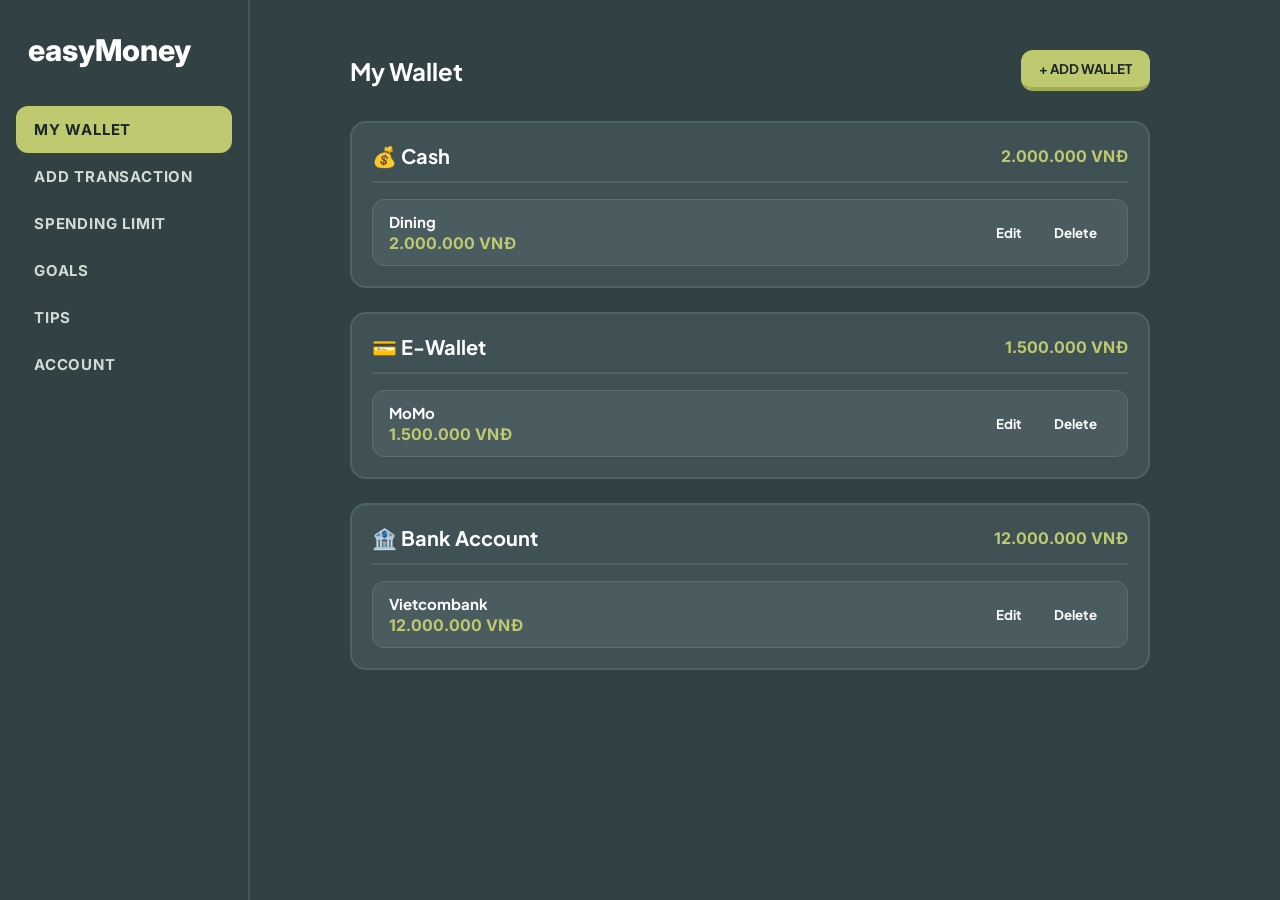
<file: index.html>
<!DOCTYPE html>
<html lang="vi">
<head>
  <meta charset="UTF-8"/>
  <meta name="viewport" content="width=device-width, initial-scale=1.0"/>
  <title>easyMoney - My Wallet</title>
  <link rel="stylesheet" href="style.css"/>
</head>
<body>
  <section id="navbar">
      <div class="logo">easyMoney</div>
      <ul>
        <li><a class="active" href="index.html">My Wallet</a></li>
        <li><a href="add.html">Add Transaction</a></li>
        <li><a href="limit.html">Spending Limit</a></li>
        <li><a href="goals.html">Goals</a></li>
        <li><a href="tips.html">Tips</a></li>
        <li><a href="account.html">Account</a></li>
      </ul>
  </section>

  <main class="main-content">
    <section id="my-wallet">
      <div class="section-header">
          <h1>My Wallet</h1>
          <button id="open-add-modal-btn" class="btn-primary">+ Add wallet</button>
      </div>
      <div id="wallet-groups-container"></div>
    </section>

    <div id="add-wallet-modal" class="modal">
      <div class="modal-content">
        <h2>Add Wallet</h2>
        <form id="add-wallet-form">
          <div class="form-group">
            <label>Type</label>
            <select id="wallet-type" required>
                <option value="💰 Cash">Cash</option>
                <option value="💳 E-Wallet">E-Wallet</option>
                <option value="🏦 Bank Account">Bank Account</option>
            </select>
            <label>Name</label>
            <input type="text" id="wallet-name" placeholder="Example: MoMo, Vietcombank..." required />
            <label>Enter the money</label>
            <input type="number" id="wallet-amount" placeholder="0" min="0" required />
            <label>Currency</label>
            <select id="wallet-currency" required>
                <option value="VNĐ">VNĐ</option>
                <option value="USD">USD</option>
            </select>
          </div>
          <div class="modal-actions">
            <button type="button" id="close-add-modal-btn" class="btn-secondary">Cancel</button>
            <button type="submit" class="btn-primary">Add</button>
          </div>
        </form>
      </div>
    </div>

    <div id="edit-wallet-modal" class="modal">
      <div class="modal-content">
        <h2>Edit Wallet</h2>
        <form id="edit-wallet-form">
          <div class="form-group">
            <label>Enter the money</label>
            <input type="number" id="edit-wallet-amount" min="0" required />
          </div>
          <div class="modal-actions">
            <button type="button" id="close-edit-modal-btn" class="btn-secondary">Cancel</button>
            <button type="submit" class="btn-primary">Save changes</button>
          </div>
        </form>
      </div>
    </div>

    <div id="delete-confirm-modal" class="modal">
      <div class="modal-content">
        <h2>Are you sure to delete this wallet?</h2>
        <div class="modal-actions" style="margin-top: 20px;">
          <button id="cancel-delete-btn" class="btn-secondary">No</button>
          <button id="confirm-delete-btn" class="btn-danger">Yes</button>
        </div>
      </div>
    </div>
  </main>
  
  <script src="script.js"></script>
</body>
</html>
</file>
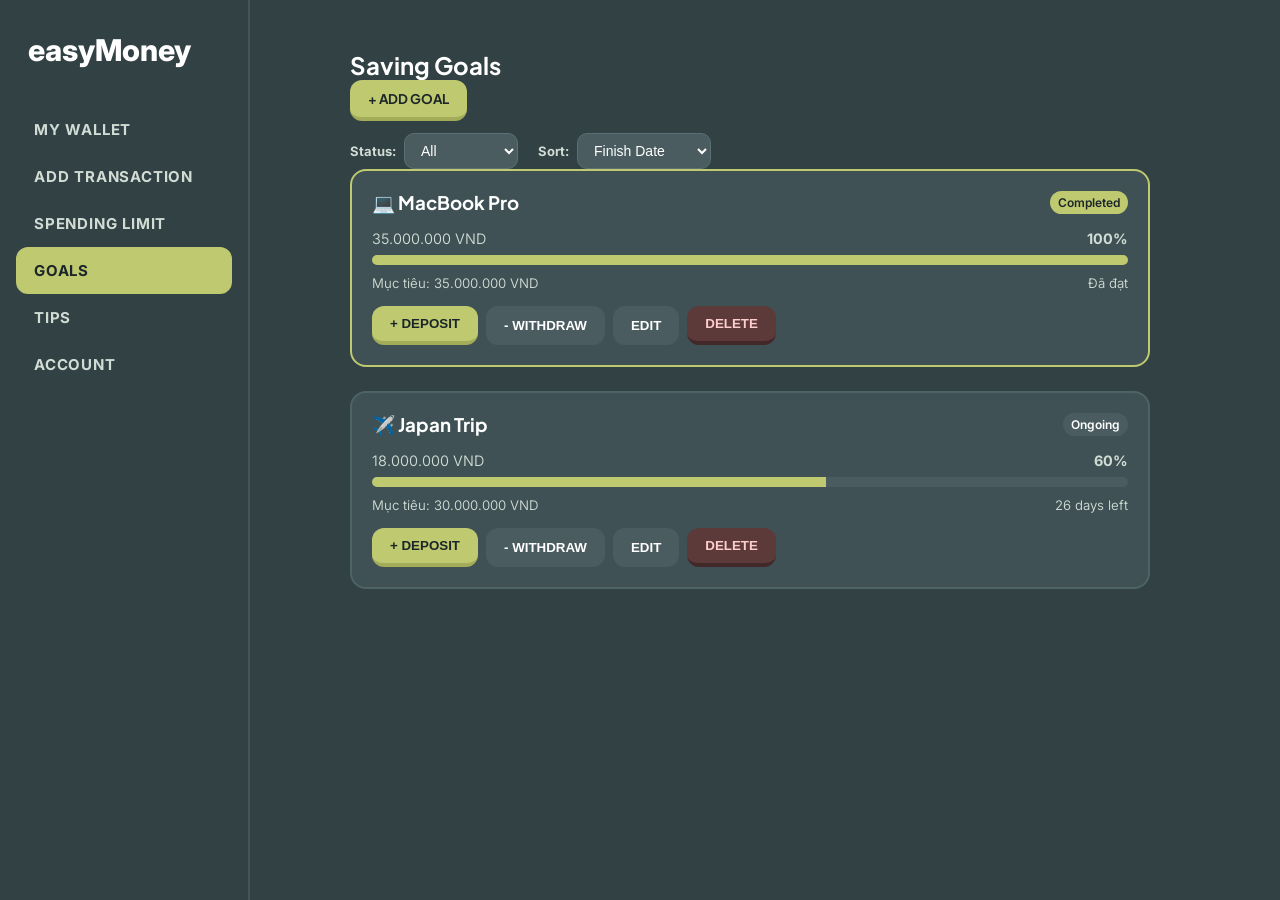
<file: goals.html>
<!DOCTYPE html>
<html lang="vi">
<head>
  <meta charset="UTF-8"/>
  <meta name="viewport" content="width=device-width, initial-scale=1.0"/>
  <title>easyMoney - Goals</title>
  <link rel="stylesheet" href="style.css"/>
</head>
<body>
  <section id="navbar">
      <div class="logo">easyMoney</div>
      <ul>
        <li><a href="index.html">My Wallet</a></li>
        <li><a href="add.html">Add Transaction</a></li>
        <li><a href="limit.html">Spending Limit</a></li>
        <li><a class="active" href="goals.html">Goals</a></li>
        <li><a href="tips.html">Tips</a></li>
        <li><a href="account.html">Account</a></li>
      </ul>
  </section>

  <main class="main-content">
    <section id="add">
        <div id="section-header">
            <h1>Saving Goals</h1>
            <button id="open-add-modal-btn" class="btn-primary">+ Add Goal</button>
        </div>
    </section>

    <section id="filter">
        <div class="filter-controls">
            <div class="filter-group">
                <label for="filter-status">Status:</label>
                <select id="filter-status">
                    <option value="all">All</option>
                    <option value="in_progress">Ongoing</option>
                    <option value="completed">Completed</option>
                </select>
            </div>
            <div class="filter-group">
                <label for="sort-by">Sort:</label>
                <select id="sort-by">
                    <option value="deadline">Finish Date</option>
                    <option value="progress">Completion %</option>
                    <option value="target">Money</option>
                </select>
            </div>
        </div>
    </section>

    <div id="goal-groups-container" class="goals-grid"></div>

    <div id="add-goal-modal" class="modal">
  <div class="modal-content">
    <h2 id="modal-title">Add Goal</h2>
    <form id="add-goal-form">
      <input type="hidden" id="goal-id" />
      <div class="form-group">
        <label for="goal-name">Name</label>
        <input type="text" id="goal-name" placeholder="Example: ✈️ Travel" required/>

        <label for="goal-amount">Target amount</label>
        <input type="number" id="goal-amount" placeholder="0" min="1" required/>

        <label for="wallet-currency">Currency</label>
        <select id="wallet-currency" required>
            <option value="VND">VND</option>
        </select>

        <label for="finish-date">Finish Date</label>
        <input type="date" id="finish-date" required/>

        <label>Saving frequency</label>
        <div class="input-inline-group">
          <select id="period-type" required>
              <option value="day">Daily</option>
              <option value="week">Weekly</option>
              <option value="month">Monthly</option>
          </select>
          <input type="number" id="period-saving" placeholder="Amount" min="0" required/>
        </div>
      </div>
      <div class="modal-actions">
        <button type="button" id="close-add-modal-btn" class="btn-secondary">Cancel</button>
        <button type="submit" class="btn-primary">Add</button>
      </div>
    </form>
  </div>
</div>

    <div id="transaction-modal" class="modal">
      <div class="modal-content modal-small">
        <h2 id="trans-modal-title">Add money to goal</h2>
        <form id="transaction-form">
          <input type="hidden" id="trans-goal-id" />
          <input type="hidden" id="trans-type" value="deposit" />
          <div class="form-group">
            <label for="trans-amount">Enter the money</label>
            <input type="number" id="trans-amount" placeholder="0" min="1" required />
          </div>
          <div class="modal-actions">
            <button type="button" id="close-trans-modal-btn" class="btn-secondary">Cancel</button>
            <button type="submit" class="btn-primary" id="trans-submit-btn">Enter</button>
          </div>
        </form>
      </div>
    </div>

  </main>
  <script src="goals.js"></script>
</body>
</html
</file>
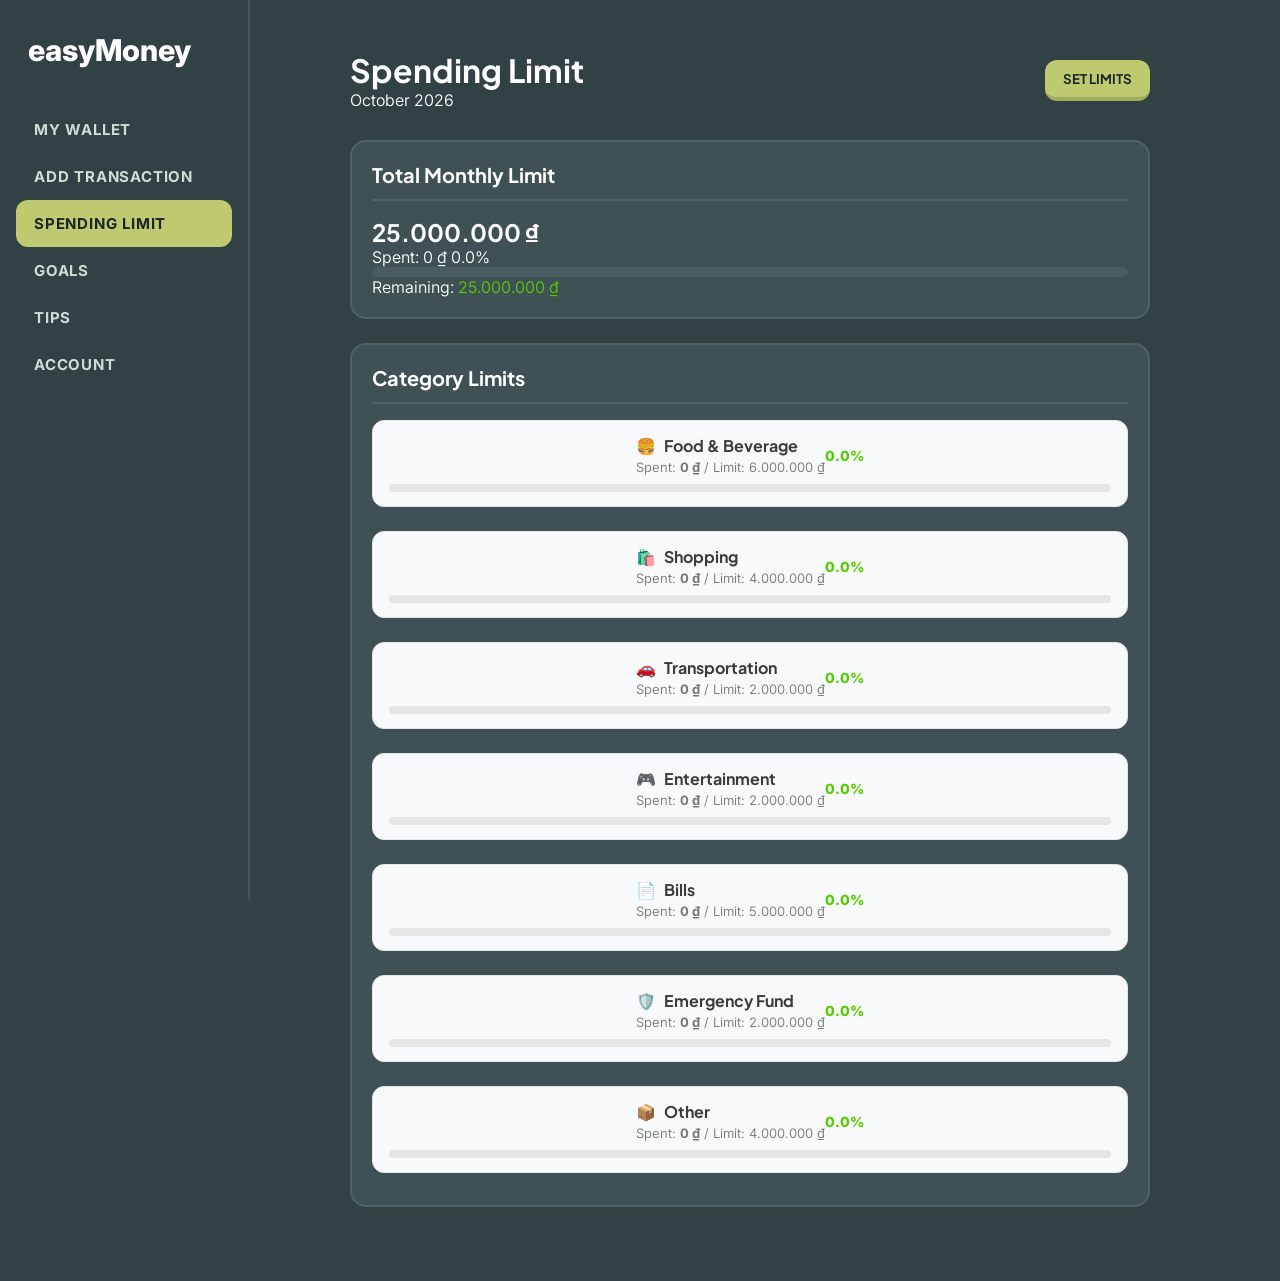
<file: limit.html>
<!DOCTYPE html>
<html lang="vi">
<head>
  <meta charset="UTF-8"/>
  <meta name="viewport" content="width=device-width, initial-scale=1.0"/>
  <title>easyMoney - Spending Limit</title>
  <link rel="stylesheet" href="style.css"/>
</head>
<body>
  <section id="navbar">
      <div class="logo">easyMoney</div>
      <ul>
        <li><a href="index.html">My Wallet</a></li>
        <li><a href="add.html">Add Transaction</a></li>
        <li><a class="active" href="limit.html">Spending Limit</a></li>
        <li><a href="goals.html">Goals</a></li>
        <li><a href="tips.html">Tips</a></li>
        <li><a href="account.html">Account</a></li>
      </ul>
  </section>

  <main class="main-content">
   <header class="section-header">
            <div>
                <h1>Spending Limit</h1>
                <p class="h3">October 2026</p>
            </div>
            <button id="openModalBtn" class="btn-primary">Set Limits</button>
        </header>

        <section class="group-card">
            <div class="group-header">
                <h3 class="group-title">Total Monthly Limit</h3>
            </div>
            
            <h2 id="displayTotalLimit">0 ₫</h2>

            <div>
                <span>Spent: <span id="displayTotalSpent">0 ₫</span></span>
                <span id="displayTotalPercent">0%</span>
            </div>

            <div class="progress-container">
                <div id="totalProgressBar" class="progress-bar"></div>
            </div>

            <div>
                Remaining: <span id="displayTotalRemaining">0 ₫</span>
            </div>
        </section>

        <section class="group-card">
            <div class="group-header">
                <h3 class="group-title">Category Limits</h3>
            </div>
            
            <div id="categoryContainer" class="sub-wallet-list"></div>
        </section>

    </main>

    <div id="limitModal" class="modal">
        <div class="modal-content">
            <div class="group-header">
                <h3>Set Monthly Limits</h3>
                <button id="closeModalBtn" class="btn-icon">&times;</button>
            </div>

            <form id="limitForm">
                <div class="form-group">
                    <label for="inputTotalLimit">TOTAL LIMIT (VND)</label>
                    <input type="number" id="inputTotalLimit" required>
                </div>

                <div class="form-group">
                    <label style="margin-bottom: 8px;">CATEGORY LIMITS</label>
                    <div id="modalCategoryInputs"></div>
                </div>

                <div class="modal-actions">
                    <button type="button" id="cancelModalBtn" class="btn-secondary">Cancel</button>
                    <button type="submit" class="btn-primary">Save Changes</button>
                </div>
            </form>
        </div>
    </div>
  </main>
  <script src="limit.js"></script>
</body>
</html>
</file>
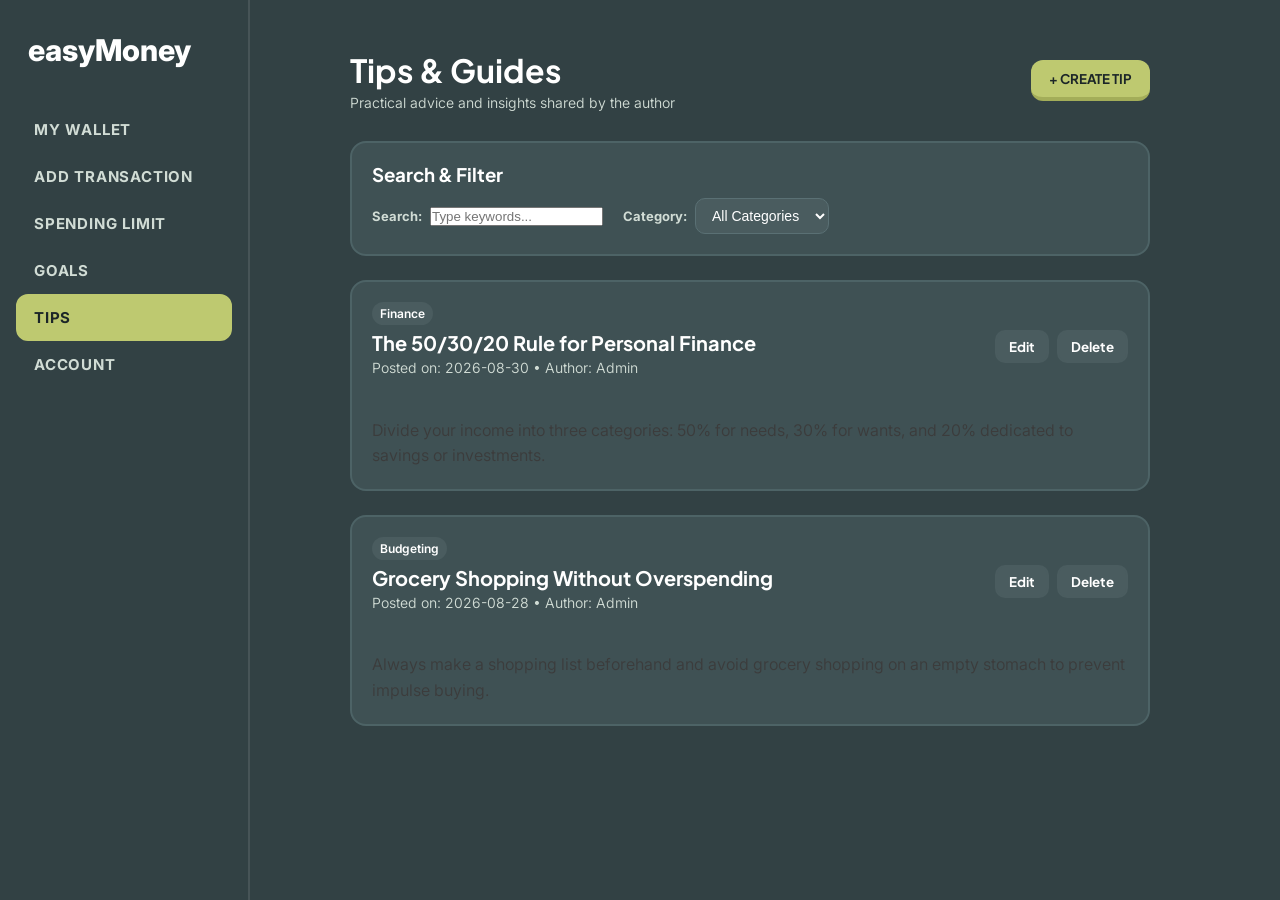
<file: tips.html>
<!DOCTYPE html>
<html lang="vi">
<head>
  <meta charset="UTF-8" />
  <meta name="viewport" content="width=device-width, initial-scale=1.0" />
  <title>easyMoney - Tips & Guide</title>
  <link rel="stylesheet" href="style.css"/>
</head>
<body>

  <section id="navbar">
    <div class="logo">easyMoney</div>
    <ul>
      <li><a href="index.html">My Wallet</a></li>
      <li><a href="add.html">Add Transaction</a></li>
      <li><a href="limit.html">Spending Limit</a></li>
      <li><a href="goals.html">Goals</a></li>
      <li><a class="active" href="tips.html">Tips</a></li>
      <li><a href="account.html">Account</a></li>
    </ul>
  </section>

  <main class="main-content">
    <header class="section-header">
            <div>
                <h1>Tips & Guides</h1>
                <p class="subtitle">Practical advice and insights shared by the author</p>
            </div>
            <!-- Admin button to add new tips -->
            <button class="btn-primary" id="btnCreateTip">+ Create Tip</button>
        </header>

        <!-- Filter & Search Controls -->
        <section class="filter-card">
            <h3>Search & Filter</h3>
            <div class="filter-controls">
                <div class="filter-group">
                    <label for="searchInput">Search:</label>
                    <input type="text" id="searchInput" placeholder="Type keywords...">
                </div>
                <div class="filter-group">
                    <label for="categorySelect">Category:</label>
                    <select id="categorySelect">
                        <option value="all">All Categories</option>
                        <option value="Finance">Finance</option>
                        <option value="Budgeting">Budgeting</option>
                        <option value="Investing">Investing</option>
                        <option value="Lifestyle">Lifestyle</option>
                    </select>
                </div>
            </div>
        </section>

        <!-- Dynamic Tip Posts List -->
        <section id="tipsContainer">
            <!-- Tip posts will be rendered here dynamically -->
        </section>

    </main>

    <!-- 3. MODAL (Create & Edit Tip) -->
    <div class="modal" id="tipModal">
        <div class="modal-content">
            <h3 id="modalTitle" style="margin-bottom: 12px;">Create New Tip</h3>
            
            <form id="tipForm">
                <input type="hidden" id="tipId">
                
                <div class="form-group">
                    <label for="tipTitle">Title</label>
                    <input type="text" id="tipTitle" required placeholder="e.g., How to save 20% of your income...">
                </div>

                <div class="form-group">
                    <label for="tipCategory">Category</label>
                    <select id="tipCategory" required>
                        <option value="Finance">Finance</option>
                        <option value="Budgeting">Budgeting</option>
                        <option value="Investing">Investing</option>
                        <option value="Lifestyle">Lifestyle</option>
                    </select>
                </div>

                <div class="form-group">
                    <label for="tipContent">Content</label>
                    <textarea id="tipContent" rows="6" required placeholder="Write your tip details here..." style="padding: 10px 14px; border: 2px solid #e5e5e5; border-radius: 10px; font-family: inherit; outline: none;"></textarea>
                </div>

                <div class="modal-actions">
                    <button type="button" class="btn-secondary" id="btnCancel">Cancel</button>
                    <button type="submit" class="btn-primary">Save Post</button>
                </div>
            </form>
        </div>
    </div>

    <script src="tips.js"></script>
    </body>
    </html>
</file>
<file: style.css>
@import url('https://fonts.googleapis.com/css2?family=Inter:wght@400;500;600;700&family=Plus+Jakarta+Sans:wght@600;700;800&display=swap');

/* --- 1. RESET & BASE --- */
* {
  margin: 0;
  padding: 0;
  box-sizing: border-box;
}

body {
  background-color: #324144;
  color: #ffffff;
  font-family: 'Inter', sans-serif;
  font-weight: 350;
}

h1, h2, h3, h4, h5, h6,
.btn-primary, .btn-secondary, .btn-danger, .btn-icon, 
.btn-primary-income, .tab-btn, .summary-card p,
.group-title, .goal-title {
  font-family: 'Plus Jakarta Sans', sans-serif;
  color: #ffffff;
}

/* --- 2. LAYOUT & NAVBAR --- */
#navbar {
  position: fixed;
  top: 0;
  left: 0;
  width: 250px;
  height: 100vh;
  border-right: 2px solid rgba(255, 255, 255, 0.1);
  background-color: #324144;
  padding: 24px 16px;
  display: flex;
  flex-direction: column;
  z-index: 9999;
  gap: 30px;
}

#navbar .logo {
  font-size: 30px;
  font-weight: 800;
  padding: 8px 12px;
  user-select: none;
}

#navbar li {
  list-style: none;
  display: flex;
  flex-direction: column;
  gap: 8px;
}

#navbar li a {
  display: flex;
  align-items: center;
  gap: 16px;
  padding: 12px 16px;
  text-decoration: none;
  font-size: 15px;
  font-weight: 700;
  color: #d1dcd5;
  border-radius: 12px;
  border: 2px solid transparent;
  transition: all 0.15s ease;
  text-transform: uppercase;
  letter-spacing: 0.8px;
}

#navbar li a:hover {
  background-color: rgba(255, 255, 255, 0.08);
  color: #ffffff;
}

#navbar li a.active {
  color: #1c2628;
  background-color: #BEC970;
  border-color: #BEC970;
}

.main-content {
  margin-left: 300px;
  padding: 50px; 
  max-width: 900px;
}

.section-header {
  display: flex;
  justify-content: space-between;
  align-items: center;
  margin-bottom: 30px;
}

.subtitle {
  color: #d1dcd5;
  font-size: 14px;
  margin-top: 4px;
}

/* --- 3. BUTTONS --- */
.btn-primary, .btn-secondary, .btn-danger, .btn-primary-income,
.btn-deposit, .btn-withdraw, .btn-edit, .btn-delete {
  border: none;
  padding: 10px 18px;
  font-weight: 700;
  border-radius: 12px;
  cursor: pointer;
  text-transform: uppercase;
}

.btn-primary, .btn-primary-income, .btn-deposit {
  background-color: #BEC970;
  color: #1c2628;
  border-bottom: 4px solid #a3ad59;
}

.btn-secondary, .btn-withdraw, .btn-edit {
  background-color: #4a5c5f;
  color: #ffffff;
}

.btn-danger, .btn-delete {
  background-color: #5c3a3a;
  color: #ffcccc;
  border-bottom: 4px solid #422828;
}

.btn-primary:active, .btn-primary-income:active, .btn-deposit:active {
  transform: translateY(2px);
  border-bottom-width: 2px;
}

.btn-icon {
  border: 2px solid #4a5c5f;
  background: #4a5c5f;
  padding: 6px 12px;
  border-radius: 10px;
  font-weight: 700;
  cursor: pointer;
  color: #ffffff;
}

.edit-btn:hover { background: #566c6f; color: #ffffff; }
.delete-btn:hover { background: #734545; color: #ffffff; border-color: #8c5353; }

/* --- 4. CARDS & WALLETS --- */
.group-card, .filter-card, .summary-card, .chart-container-card, .history-card, .goal-card {
  background: #3f5154;
  color: #ffffff;
  border: 2px solid #4d6366;
  border-radius: 16px;
  padding: 20px;
  margin-bottom: 24px;
}

.group-card h1, .group-card h2, .group-card h3, .group-card h4, .group-card h5, .group-card h6,
.filter-card h3, .summary-card h4, .history-card h3, .goal-title {
  color: #ffffff;
}

.group-header, .history-header {
  display: flex;
  justify-content: space-between;
  align-items: center;
  margin-bottom: 16px;
}

.group-header {
  border-bottom: 2px solid #4d6366;
  padding-bottom: 12px;
}

.group-title { font-size: 20px; }
.group-total, .sub-wallet-info .amount { font-size: 16px; font-weight: 700; color: #BEC970; }

.sub-wallet-list {
  display: flex;
  flex-direction: column;
  gap: 12px;
}

.sub-wallet-item {
  display: flex;
  justify-content: space-between;
  align-items: center;
  background: #4a5c5f;
  padding: 12px 16px;
  border-radius: 12px;
  border: 1px solid #5a7074;
  color: #ffffff;
}

.sub-wallet-info h4 { font-size: 15px; margin-bottom: 2px; color: #ffffff; }

/* --- 5. FORMS & MODALS --- */
.modal {
  display: none; 
  position: fixed;
  inset: 0;
  background-color: rgba(0, 0, 0, 0.6);
  z-index: 10000;
  justify-content: center;
  align-items: center;
}

.modal.open { display: flex; }

.modal-content {
  background: #3f5154;
  color: #ffffff;
  padding: 24px;
  border-radius: 16px;
  width: 100%;
  max-width: 420px;
  box-shadow: 0 10px 25px rgba(0,0,0,0.3);
  border: 2px solid #4d6366;
}

.modal-content h1, .modal-content h2, .modal-content h3, .modal-content h4 {
  color: #ffffff;
}

.modal-small { max-width: 350px; }

.form-group {
  margin-top: 16px;
  display: flex;
  flex-direction: column;
  gap: 6px;
}

.form-group label, .filter-group label {
  font-size: 13px;
  font-weight: 700;
  color: #d1dcd5;
}

.form-group input, .form-group select,
.filter-group select, .filter-group input[type="date"] {
  padding: 10px 14px;
  border: 2px solid #5a7074;
  border-radius: 10px;
  font-size: 15px;
  outline: none;
  background: #324144;
  color: #ffffff;
}

.form-group input:focus, .form-group select:focus {
  border-color: #BEC970;
}

.input-inline-group { display: flex; gap: 10px; }
.input-inline-group select { flex: 4; }
.input-inline-group input { flex: 6; }

.modal-actions {
  display: flex;
  justify-content: flex-end;
  gap: 10px;
  margin-top: 24px;
}

/* --- 6. FILTERS & DASHBOARD COMPONENTS --- */
.action-buttons { display: flex; gap: 30px; margin-bottom: 35px; }

.filter-controls {
  display: flex;
  align-items: center;
  flex-wrap: wrap;
  gap: 20px;
  margin-top: 12px;
}

.filter-group { display: flex; align-items: center; gap: 8px; }
.filter-group select, .filter-group input[type="date"] { padding: 8px 12px; font-size: 14px; color: #ffffff; background: #4a5c5f; border: 1px solid #5a7074; }

.btn-clear-date {
  background: #4a5c5f;
  border: 1px solid #5a7074;
  padding: 8px 12px;
  border-radius: 10px;
  font-size: 12px;
  font-weight: 700;
  color: #ffffff;
  cursor: pointer;
}

.summary-cards {
  display: grid;
  grid-template-columns: repeat(auto-fit, minmax(200px, 1fr));
  gap: 16px;
  margin-bottom: 24px;
}

.summary-card { padding: 16px; }
.summary-card h4 { font-size: 13px; color: #d1dcd5; margin-bottom: 6px; text-transform: uppercase; }
.summary-card p { font-size: 20px; font-weight: 800; }
.summary-card.card-income p { color: #BEC970; }
.summary-card.card-expense p { color: #ff9999; }
.summary-card.card-net p { color: #ffffff; }

.charts-row {
  display: grid;
  grid-template-columns: repeat(auto-fit, minmax(280px, 1fr));
  gap: 20px;
  margin-bottom: 24px;
}

.chart-container-card { text-align: center; }
.chart-wrapper { max-width: 280px; margin: 16px auto 0; }

/* --- 7. TABLES & TABS --- */
.history-header { flex-wrap: wrap; gap: 12px; }

.tab-buttons {
  display: flex;
  gap: 6px;
  background-color: #4a5c5f;
  padding: 4px;
  border-radius: 12px;
}

.tab-btn {
  border: none;
  background: transparent;
  padding: 8px 16px;
  border-radius: 8px;
  font-weight: 700;
  cursor: pointer;
  color: #d1dcd5;
  font-size: 13px;
  transition: all 0.15s ease;
}

.tab-btn.active {
  background-color: #BEC970;
  color: #1c2628;
  box-shadow: 0 2px 5px rgba(0,0,0,0.05);
}

.history-table { width: 100%; border-collapse: collapse; color: #ffffff; }
.history-table th, .history-table td { padding: 12px; text-align: left; }
.history-table th { font-size: 13px; font-weight: 700; color: #d1dcd5; border-bottom: 2px solid #4d6366; }
.history-table td { font-size: 14px; border-bottom: 1px solid #45575a; }
.history-table tr:last-child td { border-bottom: none; }

/* --- 8. GOALS & PROGRESS BARS --- */
.goal-card.completed { border-color: #BEC970; background-color: #3f5154; }
.goal-card-header { display: flex; justify-content: space-between; align-items: flex-start; }

.goal-status-badge {
  font-size: 0.75rem;
  padding: 4px 8px;
  border-radius: 12px;
  font-weight: 600;
}

.badge-in-progress { background: #4a5c5f; color: #ffffff; }
.badge-completed { background: #BEC970; color: #1c2628; }
.goal-card-body { margin: 15px 0; }

.goal-amounts {
  display: flex;
  justify-content: space-between;
  font-size: 0.9rem;
  color: #d1dcd5;
  margin-bottom: 8px;
}

.progress-container {
  background-color: #4a5c5f;
  border-radius: 10px;
  height: 10px;
  width: 100%;
  overflow: hidden;
}

.progress-bar {
  background-color: #BEC970;
  height: 100%;
  transition: width 0.3s ease;
}

.goal-meta {
  font-size: 0.825rem;
  color: #d1dcd5;
  margin-top: 10px;
  display: flex;
  justify-content: space-between;
}

.goal-actions { display: flex; gap: 8px; margin-top: 15px; }

/* --- 9. ACCOUNT & AUTHENTICATION STYLES (ADDED) --- */
.hidden { display: none !important; }
.btn-block { width: 100%; margin-top: 10px; }

.auth-container {
  max-width: 440px;
  margin: 20px auto;
  background: #3f5154;
  border: 2px solid #4d6366;
  border-radius: 16px;
  padding: 28px;
}

.auth-tabs {
  display: flex;
  gap: 8px;
  background-color: #324144;
  padding: 4px;
  border-radius: 12px;
  margin-bottom: 24px;
}

.auth-tab-btn {
  flex: 1;
  padding: 10px;
  border: none;
  background: transparent;
  color: #d1dcd5;
  font-weight: 700;
  font-size: 14px;
  border-radius: 8px;
  cursor: pointer;
  transition: all 0.2s;
}

.auth-tab-btn.active {
  background-color: #BEC970;
  color: #1c2628;
}

.auth-form-box h2 {
  font-size: 24px;
  margin-bottom: 6px;
}

.profile-grid {
  display: grid;
  grid-template-columns: 280px 1fr;
  gap: 24px;
}

@media (max-width: 800px) {
  .profile-grid { grid-template-columns: 1fr; }
}

.profile-card {
  text-align: center;
}

.avatar-wrapper {
  position: relative;
  width: 110px;
  height: 110px;
  margin: 0 auto 16px;
}

.avatar-wrapper img {
  width: 100%;
  height: 100%;
  border-radius: 50%;
  object-fit: cover;
  border: 3px solid #BEC970;
}

.avatar-upload-btn {
  position: absolute;
  bottom: 0;
  right: 0;
  background-color: #BEC970;
  color: #1c2628;
  width: 34px;
  height: 34px;
  border-radius: 50%;
  display: flex;
  align-items: center;
  justify-content: center;
  cursor: pointer;
  box-shadow: 0 2px 6px rgba(0,0,0,0.3);
}

.user-fullname {
  font-size: 20px;
  margin-bottom: 4px;
}

.user-email {
  color: #d1dcd5;
  font-size: 14px;
  margin-bottom: 20px;
}

.settings-card h3 {
  font-size: 18px;
  margin-bottom: 16px;
  border-bottom: 1px solid #4d6366;
  padding-bottom: 8px;
  color: #BEC970;
}

.toast {
  position: fixed;
  bottom: 24px;
  right: 24px;
  background-color: #BEC970;
  color: #1c2628;
  padding: 12px 20px;
  border-radius: 10px;
  font-weight: 700;
  box-shadow: 0 4px 12px rgba(0,0,0,0.3);
  z-index: 10000;
}

.auth-extra-links {
  display: flex;
  justify-content: flex-end;
  margin-top: 8px;
}

.btn-link {
  background: transparent;
  border: none;
  color: #BEC970;
  font-size: 13px;
  font-weight: 600;
  cursor: pointer;
  text-decoration: underline;
  padding: 0;
}

.btn-link:hover {
  color: #ffffff;
}
</file>
